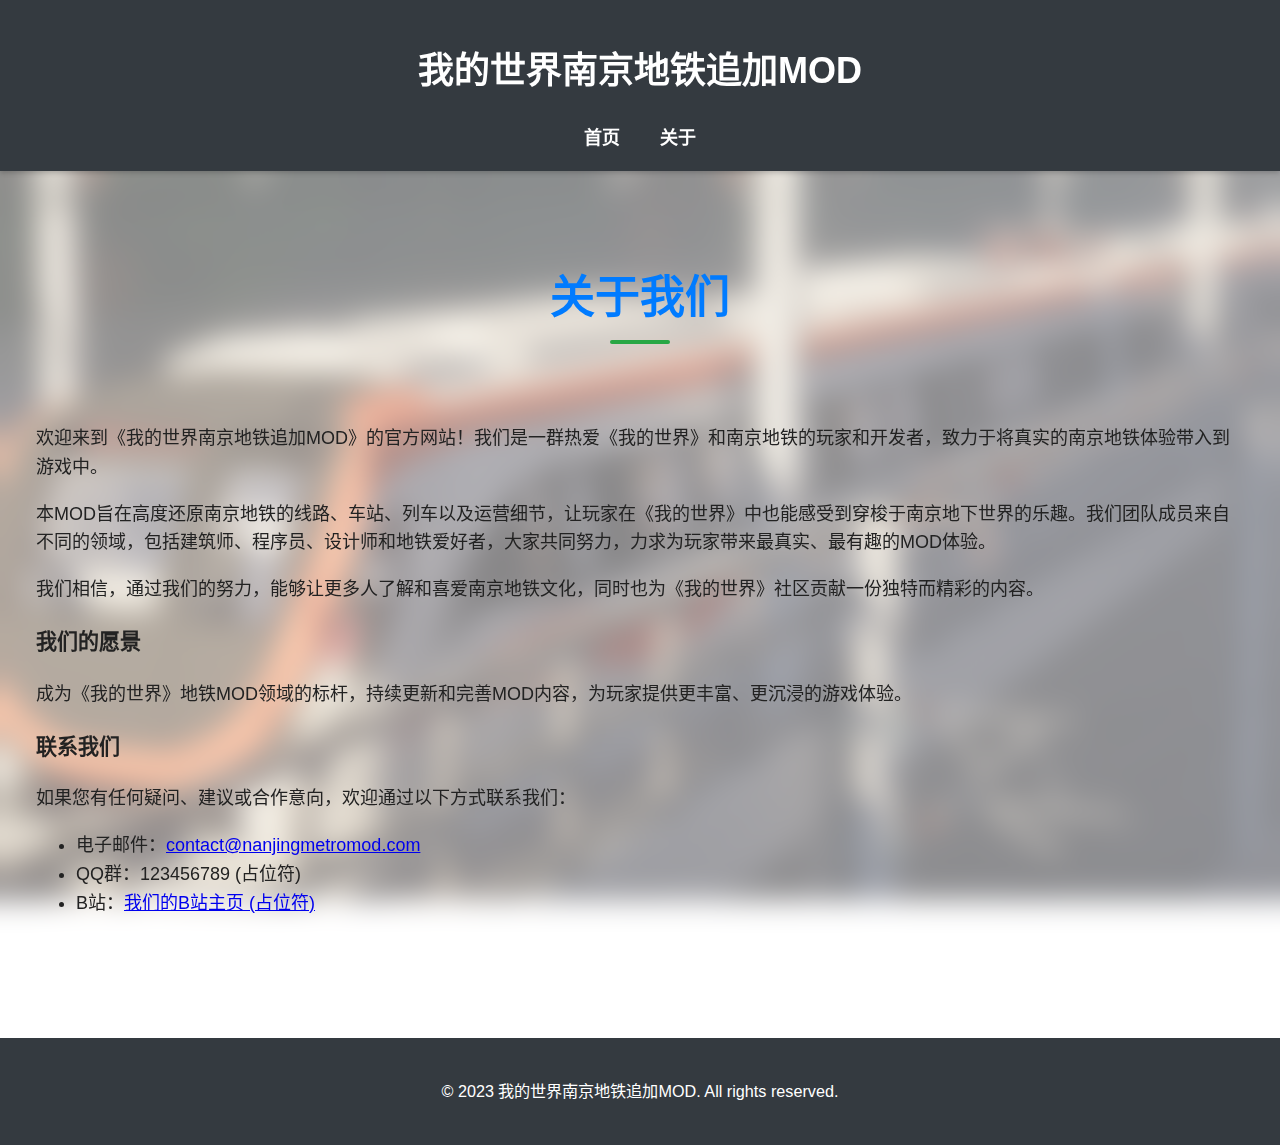
<file: about.html>
<!DOCTYPE html>
<html lang="zh-CN">
<head>
    <meta charset="UTF-8">
    <meta name="viewport" content="width=device-width, initial-scale=1.0">
    <title>关于我们 - 我的世界南京地铁追加MOD</title>
    <link rel="stylesheet" href="./css/style.css">
</head>
<body>
    <header>
        <div class="container">
            <h1>我的世界南京地铁追加MOD</h1>
            <nav>
                <ul>
                    <li><a href="index.html">首页</a></li>
                    <li><a href="#">关于</a></li>
                </ul>
            </nav>
        </div>
    </header>

    <main>
        <section id="about-us" class="section">
            <div class="container">
                <h2>关于我们</h2>
                <p>欢迎来到《我的世界南京地铁追加MOD》的官方网站！我们是一群热爱《我的世界》和南京地铁的玩家和开发者，致力于将真实的南京地铁体验带入到游戏中。</p>
                <p>本MOD旨在高度还原南京地铁的线路、车站、列车以及运营细节，让玩家在《我的世界》中也能感受到穿梭于南京地下世界的乐趣。我们团队成员来自不同的领域，包括建筑师、程序员、设计师和地铁爱好者，大家共同努力，力求为玩家带来最真实、最有趣的MOD体验。</p>
                <p>我们相信，通过我们的努力，能够让更多人了解和喜爱南京地铁文化，同时也为《我的世界》社区贡献一份独特而精彩的内容。</p>
                <h3>我们的愿景</h3>
                <p>成为《我的世界》地铁MOD领域的标杆，持续更新和完善MOD内容，为玩家提供更丰富、更沉浸的游戏体验。</p>
                <h3>联系我们</h3>
                <p>如果您有任何疑问、建议或合作意向，欢迎通过以下方式联系我们：</p>
                <ul>
                    <li>电子邮件：<a href="mailto:contact@nanjingmetromod.com">contact@nanjingmetromod.com</a></li>
                    <li>QQ群：123456789 (占位符)</li>
                    <li>B站：<a href="#">我们的B站主页 (占位符)</a></li>
                </ul>
            </div>
        </section>
    </main>

    <footer>
        <div class="container">
            <p>&copy; 2023 我的世界南京地铁追加MOD. All rights reserved.</p>
        </div>
    </footer>

    <script src="./js/script.js"></script>
</body>
</html>
</file>
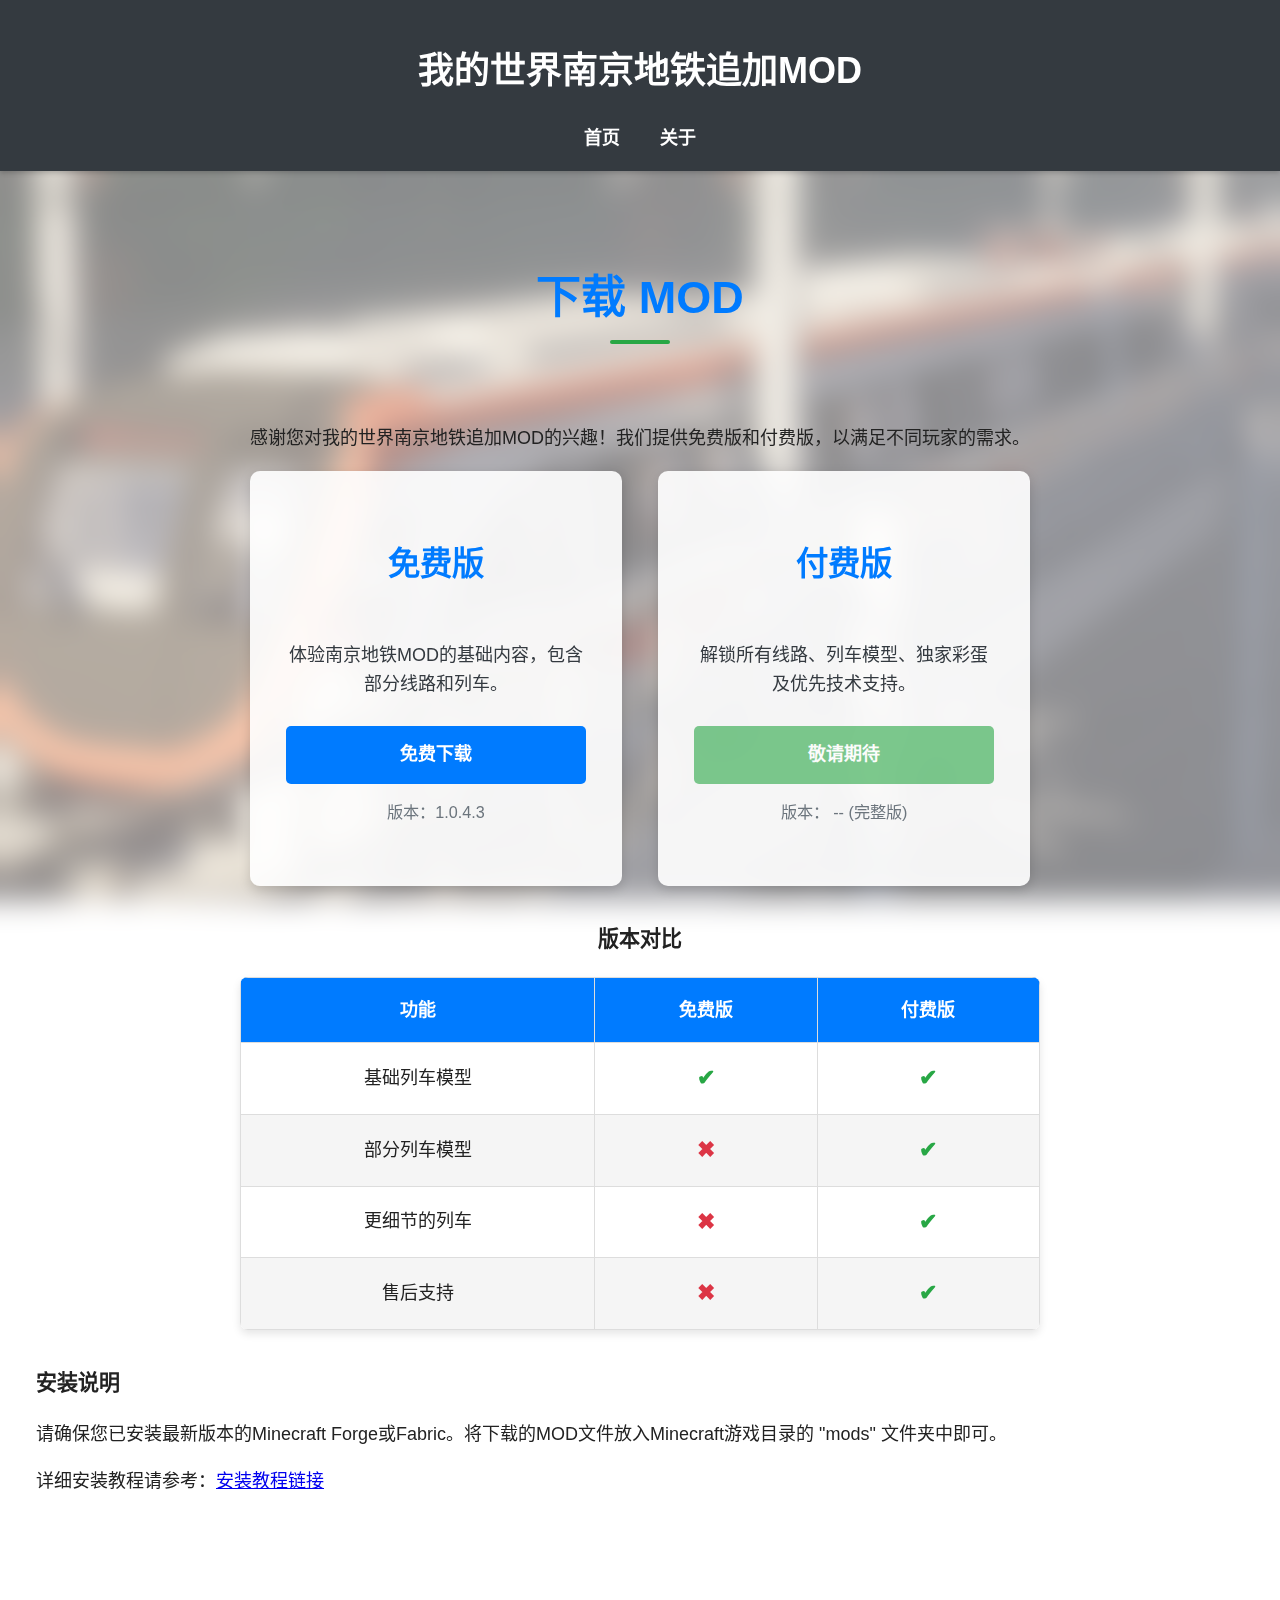
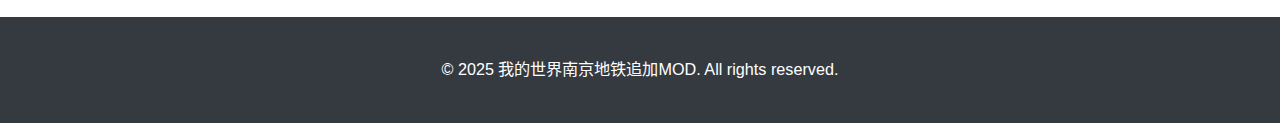
<file: download.html>
<!DOCTYPE html>
<html lang="zh-CN">
<head>
    <meta charset="UTF-8">
    <meta name="viewport" content="width=device-width, initial-scale=1.0">
    <title>下载页面 - 我的世界南京地铁追加MOD</title>
    <link rel="stylesheet" href="css/style.css">
</head>
<body>
    <header>
        <div class="container">
            <h1>我的世界南京地铁追加MOD</h1>
            <nav>
                <ul>
                    <li><a href="index.html">首页</a></li>
                    <li><a href="about.html">关于</a></li>
                </ul>
            </nav>
        </div>
    </header>

    <main>
        <section id="download-section" class="section">
            <h2>下载 MOD</h2>
            <p align="center">感谢您对我的世界南京地铁追加MOD的兴趣！我们提供免费版和付费版，以满足不同玩家的需求。</p>

            <div class="download-options">
                <div class="download-card free-version">
                    <h3>免费版</h3>
                    <p>体验南京地铁MOD的基础内容，包含部分线路和列车。</p>
                    <a href="#" class="btn primary">免费下载</a>
                    <p class="version-info">版本：<v1 class="0 4 3">1.0.4.3</v1></p>
                </div>

                <div class="download-card paid-version">
                    <h3>付费版</h3>
                    <p>解锁所有线路、列车模型、独家彩蛋及优先技术支持。</p>
                    <a href="#" class="btn secondary disabled" disabled="disabled">敬请期待</a>
                    <p class="version-info">版本：<v1 class="0 4 3"> -- </v1>(完整版)</p>
                </div>
            </div>

            <div class="version-comparison">
                <h3 align="center">版本对比</h3>
                <table class="feature-comparison">
                    <thead>
                        <tr>
                            <th>功能</th>
                            <th>免费版</th>
                            <th>付费版</th>
                        </tr>
                    </thead>
                    <tbody>
                        <tr>
                            <td>基础列车模型</td>
                            <td><span class="check-icon">✔</span></td>
                            <td><span class="check-icon">✔</span></td>
                    </tr>
                    <tr>
                        <td>部分列车模型</td>
                        <td><span class="cross-icon">✖</span></td>
                        <td><span class="check-icon">✔</span></td>
                    </tr>
                    <tr>
                        <td>更细节的列车</td>
                        <td><span class="cross-icon">✖</span></td>
                        <td><span class="check-icon">✔</span></td>
                    </tr>
                    <tr>
                        <td>售后支持</td>
                        <td><span class="cross-icon">✖</span></td>
                        <td><span class="check-icon">✔</span></td>
                    </tr>
                </tbody>
            </table>

            <h3>安装说明</h3>
            <p>请确保您已安装最新版本的Minecraft Forge或Fabric。将下载的MOD文件放入Minecraft游戏目录的 "mods" 文件夹中即可。</p>
            <p>详细安装教程请参考：<a href="tutorial.html">安装教程链接</a></p>
        </section>
    </main>

    <footer>
        <div class="container">
            <p>&copy; 2025 我的世界南京地铁追加MOD. All rights reserved.</p>
        </div>
    </footer>

    <script src="js/script.js"></script>
</body>
</html>
</file>
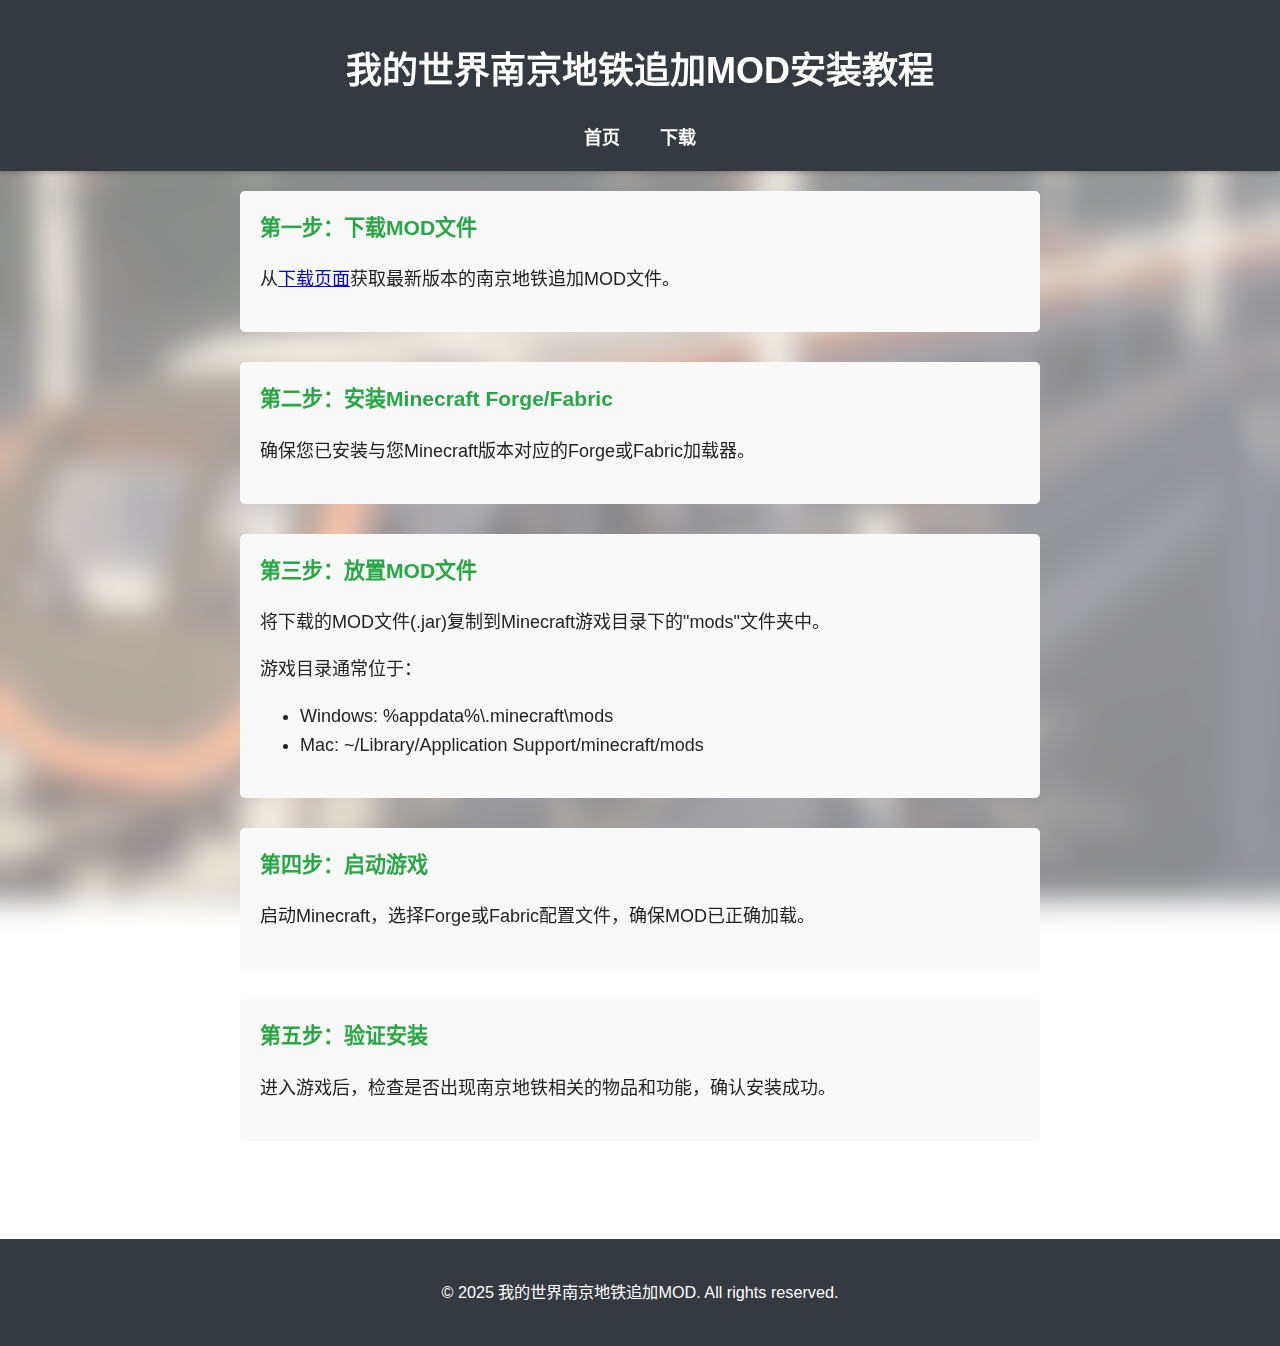
<file: tutorial.html>
<!DOCTYPE html>
<html lang="zh-CN">
<head>
    <meta charset="UTF-8">
    <meta name="viewport" content="width=device-width, initial-scale=1.0">
    <title>安装教程 - 我的世界南京地铁追加MOD</title>
    <link rel="stylesheet" href="css/style.css">
    <style>
        .tutorial-container {
            max-width: 800px;
            margin: 0 auto;
            padding: 20px;
        }
        .tutorial-step {
            margin-bottom: 30px;
            padding: 20px;
            background-color: #f9f9f9;
            border-radius: 5px;
        }
        .tutorial-step h3 {
            color: var(--accent-color);
            margin-top: 0;
        }
        .tutorial-image {
            max-width: 100%;
            height: auto;
            margin: 15px 0;
            border: 1px solid #ddd;
            border-radius: 4px;
        }
    </style>
</head>
<body>
    <header>
        <div class="container">
            <h1>我的世界南京地铁追加MOD安装教程</h1>
            <nav>
                <ul>
                    <li><a href="index.html">首页</a></li>
                    <li><a href="download.html">下载</a></li>
                </ul>
            </nav>
        </div>
    </header>

    <main>
        <div class="tutorial-container">
            <div class="tutorial-step">
                <h3>第一步：下载MOD文件</h3>
                <p>从<a href="download.html">下载页面</a>获取最新版本的南京地铁追加MOD文件。</p>
            </div>

            <div class="tutorial-step">
                <h3>第二步：安装Minecraft Forge/Fabric</h3>
                <p>确保您已安装与您Minecraft版本对应的Forge或Fabric加载器。</p>
            </div>

            <div class="tutorial-step">
                <h3>第三步：放置MOD文件</h3>
                <p>将下载的MOD文件(.jar)复制到Minecraft游戏目录下的"mods"文件夹中。</p>
                <p>游戏目录通常位于：</p>
                <ul>
                    <li>Windows: %appdata%\.minecraft\mods</li>
                    <li>Mac: ~/Library/Application Support/minecraft/mods</li>
                </ul>
            </div>

            <div class="tutorial-step">
                <h3>第四步：启动游戏</h3>
                <p>启动Minecraft，选择Forge或Fabric配置文件，确保MOD已正确加载。</p>
            </div>

            <div class="tutorial-step">
                <h3>第五步：验证安装</h3>
                <p>进入游戏后，检查是否出现南京地铁相关的物品和功能，确认安装成功。</p>
            </div>
        </div>
    </main>

    <footer>
        <div class="container">
            <p>&copy; 2025 我的世界南京地铁追加MOD. All rights reserved.</p>
        </div>
    </footer>
</body>
</html>
</file>
<file: css/style.css>
/* 全局样式 */
:root {
    --primary-color: #007bff;
    --secondary-color: #6c757d;
    --accent-color: #28a745;
    --background-color: #f8f9fa;
    --text-color: #343a40;
    --light-gray: #e9ecef;
    --dark-gray: #343a40;
    --base-font-size: 18px; /* 基础字体大小 */
    --base-text-color: #222; /* 基础文本颜色 */
}

html, body {
    height: 100%;
    width: 100%;
    margin: 0;
    padding: 0;
    font-family: 'Segoe UI', Tahoma, Geneva, Verdana, sans-serif;
    font-size: var(--base-font-size);
    color: var(--base-text-color);
}

body {
    box-sizing: border-box;
    line-height: 1.6;
    min-height: 100vh;
    display: flex;
    flex-direction: column;
    width: 100%;
    overflow-x: hidden;
    background: url('../images/bg3.png') no-repeat center center fixed;
    background-size: cover;
}

main {
    flex: 1;
    background-color: rgba(255, 255, 255, 0.5);  /*白色半透明背景 */
    backdrop-filter: blur(15px); /* 模糊效果 */
    /*padding: 2em 0;  增加内边距，使内容与背景有一定距离 */
}

/* 导航栏样式 */
header {
    background-color: var(--dark-gray);
    color: #fff;
    padding: 1em 0;
    text-align: center;
    box-shadow: 0 2px 5px rgba(0,0,0,0.2);
    position: sticky;
    top: 0;
    z-index: 1000;
}

nav ul {
    list-style: none;
    padding: 0;
    margin: 0;
    display: flex;
    justify-content: center;
    flex-wrap: wrap;
}

nav ul li {
    margin: 0 20px;
}

nav ul li a {
    color: #fff;
    text-decoration: none;
    font-weight: bold;
    padding: 5px 0;
    transition: color 0.3s ease, border-bottom 0.3s ease;
}

nav ul li a:hover {
    color: var(--primary-color);
    border-bottom: 2px solid var(--primary-color);
}

/* 英雄区样式 */
.hero {
    background: url('../images/bg.png') no-repeat center center/cover; /* 假设图片路径为 ../images/nanjing-metro-bg.jpg */
    color: #fff;
   
    text-align: center;
    animation: fadeIn 1.5s ease-in-out;
    min-height: 50vh; /* 调整高度 */
    display: flex;
    flex-direction: column;
    justify-content: center;
    align-items: center;
    position: relative;

}

.hero::before {
    content: '';
    position: absolute;
    top: 0;
    left: 0;
    width: 100%;
    height: 100%;
    background: rgba(0, 0, 0, 0.4); /* 半透明黑色蒙版 */
    backdrop-filter: blur(5px); /* 虚化效果 */
    z-index: 1;
}

.hero > * {
    z-index: 2; /* 确保内容在虚化层之上 */
}

.hero h1 {
    font-size: 3em;
    margin-bottom: 15px;
    text-shadow: 2px 2px 4px rgba(0,0,0,0.3);
}

.hero p {
    font-size: 1.3em;
    max-width: 800px;
    margin: 0 auto;
}

/* 通用章节样式 */
section {
    padding: 3em 2em;
    margin: 0 auto;
    max-width: 100%;
    transition: transform 0.3s ease;
}

section:hover {
    transform: translateY(-5px);
}

h2 {
    color: var(--primary-color);
    text-align: center;
    margin-bottom: 2em;
    font-size: 2.5em;
    position: relative;
}

h2::after {
    content: '';
    width: 60px;
    height: 4px;
    background-color: var(--accent-color);
    position: absolute;
    left: 50%;
    transform: translateX(-50%);
    bottom: -10px;
    border-radius: 2px;
}

/* 功能介绍区 */
.feature-list {
    display: grid;
    grid-template-columns: repeat(auto-fit, minmax(300px, 1fr));
    gap: 2em;
    padding: 1em;
}

.feature-item {
    padding: 1.5em;
    text-align: center;
    transition: transform 0.3s ease;
}

.feature-item:hover {
    transform: translateY(-5px);
}

.feature-item h3 {
    color: var(--primary-color);
    margin-top: 0;
}

/* 下载按钮样式 */
.download-button {
    display: inline-block;
    background: linear-gradient(135deg, #28a745 0%, #218838 100%);
    color: #fff;
    padding: 20px 40px;
    border: none;
    border-radius: 8px;
    text-align: center;
    text-decoration: none;
    font-size: 1.5em;
    font-weight: bold;
    transition: all 0.3s ease;
    box-shadow: 0 6px 12px rgba(0,0,0,0.2);
    position: relative;
    overflow: hidden;
    margin: 20px auto;
    min-width: 200px;
}

.download-button:hover {
    transform: translateY(-5px) scale(1.05);
    box-shadow: 0 8px 16px rgba(0,0,0,0.3);
}

.download-button::after {
    content: '';
    position: absolute;
    top: 0;
    left: 0;
    width: 100%;
    height: 100%;
    background: rgba(255,255,255,0.2);
    transform: translateX(-100%);
    transition: transform 0.3s ease;
}

.download-button:hover::after {
    transform: translateX(0);
}

/* 下载页面样式 */
.feature-comparison {
    max-width: 800px; /* 设置最大宽度 */
    width: 90%; /* 响应式宽度 */
    margin: 0 auto 2em auto; /* 居中并设置底部外边距 */
    border-collapse: collapse;
    background-color: rgba(255, 255, 255, 0.8);
    border-radius: 8px;
    overflow: hidden;
    box-shadow: 0 4px 8px rgba(0,0,0,0.1);

}

.feature-comparison th,
.feature-comparison td {
    white-space: nowrap; /* 防止文本换行 */
}

.feature-comparison th,
.feature-comparison td {
    padding: 1em;
    border: 1px solid #ddd;
    text-align: center;
}

.feature-comparison th {
    background-color: var(--primary-color);
    color: #fff;
    font-weight: bold;
}

.feature-comparison tr:nth-child(even) {
    background-color: rgba(242, 242, 242, 0.8);
}

.check-icon {
    color: var(--accent-color);
    font-weight: bold;
    font-size: 1.2em;
}

.cross-icon {
    color: #dc3545;
    font-weight: bold;
    font-size: 1.2em;
}

.download-options {
    display: flex;
    justify-content: center;
    gap: 2em;
    flex-wrap: wrap;
    margin-bottom: 2em;
}

.download-card {
    background-color: rgba(255, 255, 255, 0.9);
    border-radius: 10px;
    box-shadow: 0 4px 12px rgba(0,0,0,0.15);
    padding: 2em;
    text-align: center;
    width: 300px;
    transition: transform 0.3s ease, box-shadow 0.3s ease;
    display: flex;
    flex-direction: column;
    justify-content: space-between;
}

.download-card:hover {
    transform: translateY(-10px);
    box-shadow: 0 8px 20px rgba(0,0,0,0.2);
}

.download-card h3 {
    color: var(--primary-color);
    font-size: 1.8em;
    margin-bottom: 1em;
}

.download-card p {
    color: var(--text-color);
    margin-bottom: 1.5em;
    flex-grow: 1;
}

.download-card .btn {
    display: inline-block;
    padding: 0.8em 2em;
    border-radius: 5px;
    text-decoration: none;
    font-weight: bold;
    transition: background-color 0.3s ease, transform 0.2s ease;
}

.download-card .btn.primary {
    background-color: var(--primary-color);
    color: #fff;
}

.download-card .btn.primary:hover {
    background-color: #0056b3;
    transform: translateY(-2px);
}

.download-card .btn.secondary {
    background-color: var(--accent-color);
    color: #fff;
}

.download-card .btn.secondary:hover {
    background-color: #218838;
    transform: translateY(-2px);
}

.btn.disabled {
    opacity: 0.6;
    cursor: not-allowed;
    pointer-events: none; /* 彻底禁用点击事件 */
}

.download-card .version-info {
    font-size: 0.9em;
    color: var(--secondary-color);
    margin-top: 1em;
}

/* 软件截图展示区 */
.screenshot-gallery {
    display: grid;
    grid-template-columns: repeat(auto-fit, minmax(280px, 1fr));
    gap: 1.5em;
    padding: 1em;
}

.screenshot-item {
    overflow: hidden;
    transition: transform 0.3s ease;
}

.screenshot-item:hover {
    transform: scale(1.03);
}

.screenshot-item img {
    width: 100%;
    height: 400px; /* 再次增大高度 */
    object-fit: cover;
    display: block;
}

.slider-container {
    position: relative;
    width: 100%;
    max-width: 900px; /* 限制轮播图最大宽度 */
    margin: 30px auto;
    overflow: hidden;
    border-radius: 10px;
    box-shadow: var(--shadow-light);
}

.slider-track {
    display: flex;
    transition: transform 0.5s ease-in-out;
}

.slider-item {
    min-width: 100%;
    box-sizing: border-box;
    text-align: center;
    background-color: var(--card-background);
    padding: 20px;
}

.slider-item img {
    width: 100%;
    max-height: 12000px; /* 限制图片最大高度 */
    object-fit: contain; /* 确保图片完整显示 */
    border-radius: 8px;
    margin-bottom: 15px;
}

.slider-item h3 {
    color: var(--primary-color);
    margin-bottom: 10px;
}

.slider-item p {
    color: var(--text-color-light);
    font-size: 0.95em;
}

.slider-prev,
.slider-next {
    position: absolute;
    top: 50%;
    transform: translateY(-50%);
    background-color: rgba(0, 0, 0, 0.5);
    color: white;
    border: none;
    padding: 10px 15px;
    cursor: pointer;
    font-size: 1.5em;
    z-index: 10;
    border-radius: 5px;
    transition: background-color 0.3s ease;
}

.slider-prev:hover,
.slider-next:hover {
    background-color: rgba(0, 0, 0, 0.8);
}

.slider-prev {
    left: 10px;
}

.slider-next {
    right: 10px;
}

/* 下载链接区 */
.download-section {
    text-align: center;
}

.download-button {
    display: inline-block;
    background-color: var(--accent-color);
    color: #fff;
    padding: 1.2em 2.5em;
    text-decoration: none;
    border-radius: 50px;
    margin-top: 30px;
    font-size: 1.1em;
    font-weight: bold;
    transition: background-color 0.3s ease, transform 0.3s ease;
    box-shadow: 0 5px 15px rgba(0,0,0,0.2);
}

.download-button:hover {
    background-color: #218838;
    transform: translateY(-3px);
}

/* 底部样式 */
footer {
    text-align: center;
    padding: 1.5em 0;
    background-color: var(--dark-gray);
    color: #fff;
    margin-top: 3em;
    font-size: 0.9em;
}

/* 动画效果 */
@keyframes fadeIn {
    from { opacity: 0; transform: translateY(20px); }
    to { opacity: 1; transform: translateY(0); }
}

/* 响应式设计 */
@media (max-width: 992px) {
    .hero h1 {
        font-size: 2.5em;
    }

    .hero p {
        font-size: 1.1em;
    }

    h2 {
        font-size: 2em;
    }

    section {
        margin: 1.5em auto;
        padding: 2em 1.5em;
    }
}

@media (max-width: 768px) {
    nav ul {
        flex-direction: column;
        gap: 10px;
    }

    nav ul li {
        margin: 0;
    }

    .hero {
        padding: 4em 1em;
    }

    .hero h1 {
        font-size: 2em;
    }

    .hero p {
        font-size: 1em;
    }

    h2 {
        font-size: 1.8em;
    }

    section {
        margin: 1em auto;
        padding: 1.5em 1em;
    }

    .feature-list, .screenshot-gallery, .train-gallery {
        grid-template-columns: 1fr;
    }

    .download-button {
        padding: 1em 2em;
        font-size: 1em;
    }
}

@media (max-width: 480px) {
    .hero h1 {
        font-size: 1.8em;
    }

    .hero p {
        font-size: 0.9em;
    }

    h2 {
        font-size: 1.5em;
    }

    nav ul li a {
        font-size: 0.9em;
    }
}
</file>
